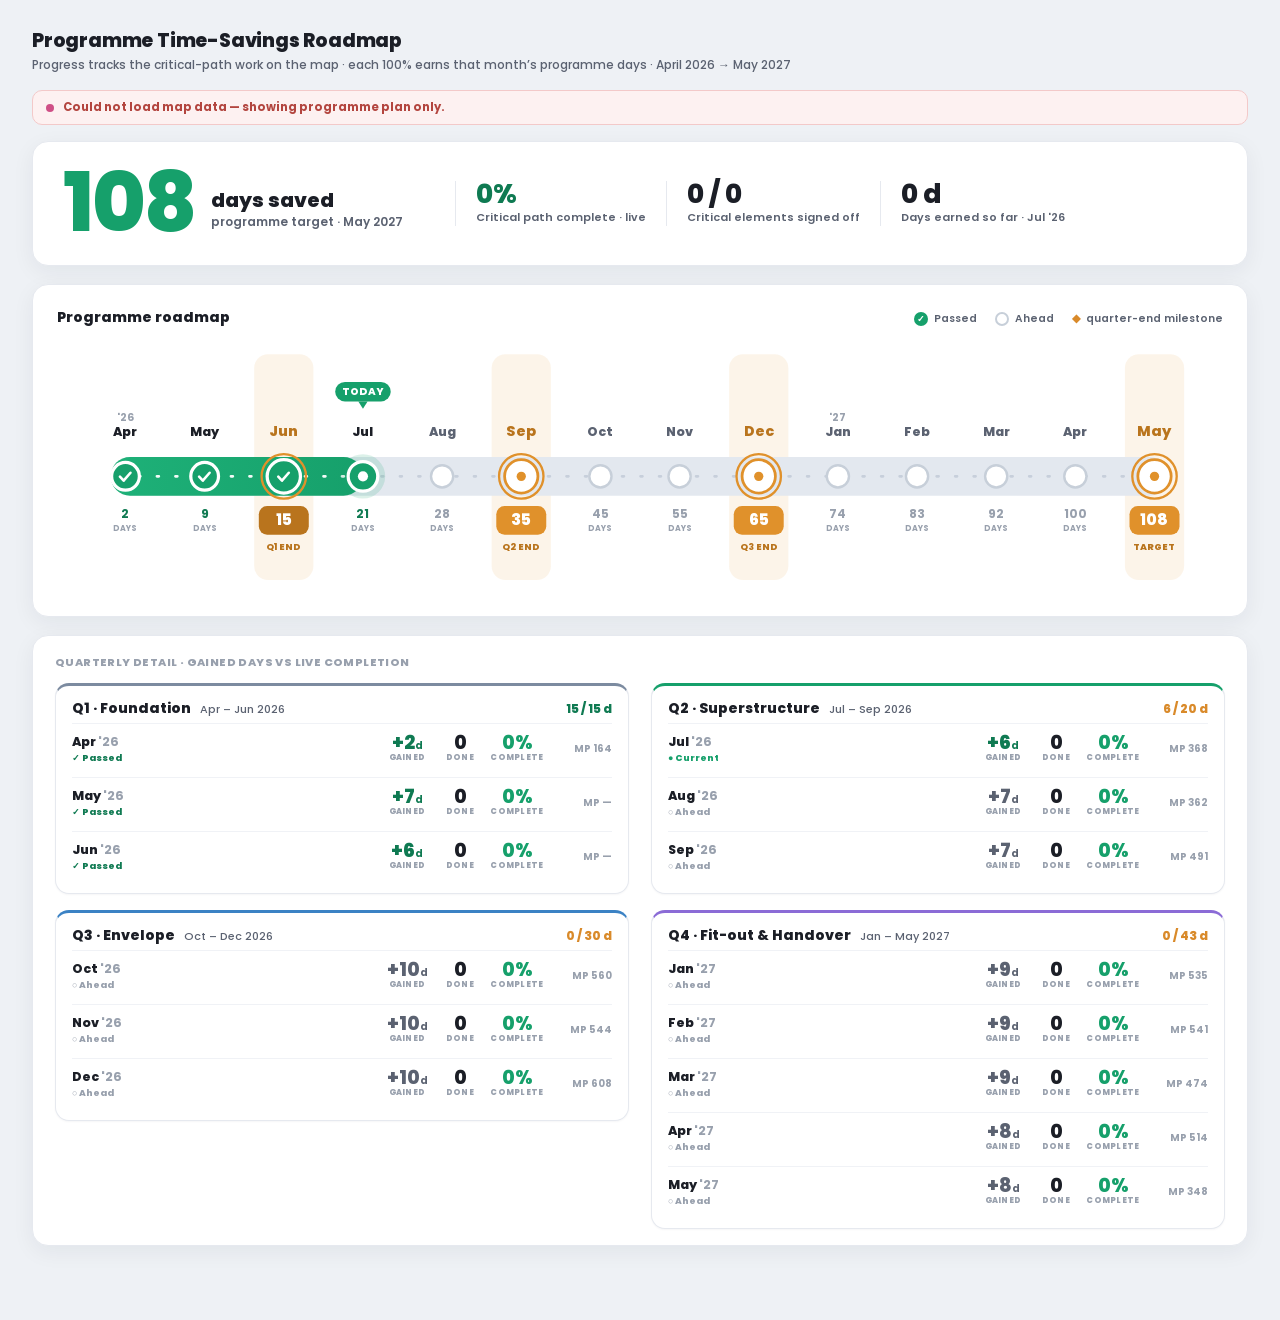
<file: presentation/report-linked-template.html>
<!DOCTYPE html><html><head><meta charset="utf-8">
<meta name="viewport" content="width=device-width, initial-scale=1">
<link href="https://fonts.googleapis.com/css2?family=Poppins:wght@400;500;600;700;800&display=swap" rel="stylesheet">
<style>
*{box-sizing:border-box;margin:0;padding:0}
body{font-family:'Poppins',-apple-system,BlinkMacSystemFont,sans-serif;background:#eef1f5;color:#1b1e26;-webkit-font-smoothing:antialiased}
@keyframes fadein{from{opacity:0;transform:translateY(8px)}to{opacity:1;transform:none}}
@keyframes rpulse{0%,100%{r:19}50%{r:29}}
.rp-pulse{animation:rpulse 2.2s ease-in-out infinite}
</style></head>
<body>
<div id="app" style="max-width:1340px;margin:0 auto;padding:26px 32px 56px"></div>
<script>
(function(){
  var R = window.__ROLLUP || null;
  var ASOF = window.__ASOF || "Jul '26";
  var base=[["Apr","'26",2],["May","'26",7],["Jun","'26",6],["Jul","'26",6],["Aug","'26",7],["Sep","'26",7],["Oct","'26",10],["Nov","'26",10],["Dec","'26",10],["Jan","'27",9],["Feb","'27",9],["Mar","'27",9],["Apr","'27",8],["May","'27",8]];
  var mp=[164,null,null,368,362,491,560,544,608,535,541,474,514,348];
  var groupsDef=[
    ["Q1 · Foundation","Apr – Jun 2026",[0,1,2],"#7c8ba0"],
    ["Q2 · Superstructure","Jul – Sep 2026",[3,4,5],"#16a06b"],
    ["Q3 · Envelope","Oct – Dec 2026",[6,7,8],"#3b82c4"],
    ["Q4 · Fit-out & Handover","Jan – May 2027",[9,10,11,12,13],"#8b6bd6"]
  ];
  function curIdx(){var i=base.findIndex(function(b){return (b[0]+" "+b[1])===ASOF||(b[0]+b[1])===ASOF;});return i<0?3:i;}
  function compute(){
    var M=[],cumDays=0;
    for(var i=0;i<14;i++){
      var target=base[i][2]; cumDays+=target;
      var doneEl=R&&R.critDoneMonth?(R.critDoneMonth[i]||0):0;
      var cumEl=R&&R.critCum?(R.critCum[i]||0):0;
      var planned=R?R.critPlanned:0;
      var pct=(R&&planned)?Math.round(cumEl/planned*100):0;
      var daysEarned=Math.round(target*pct/100);
      M.push({i:i,mo:base[i][0],yr:base[i][1],target:target,cumDays:cumDays,doneEl:doneEl,cumEl:cumEl,pct:pct,daysEarned:daysEarned,mp:mp[i]});
    }
    return M;
  }
  function roadmapSVG(M,CUR){
    var GR="#16a06b",GRD="#0f7a52",INK="#1b1e26",DIM="#5b6271",FAINT="#98a0ad";
    var MS={2:'Q1 END',5:'Q2 END',8:'Q3 END',13:'TARGET'};
    var MC="#e0912b",MCD="#b9741d";
    var VW=1260,VH=290,cy=156,x0=74,x1=1186,step=(x1-x0)/13;
    var X=function(i){return x0+i*step;}, curX=X(CUR);
    var s='';
    for(var i=0;i<14;i++){ if(MS[i]!=null){var x=X(i); s+='<rect x="'+(x-32)+'" y="24" width="64" height="'+(VH-46)+'" rx="15" fill="'+MC+'" opacity="0.10"/>';}}
    s+='<defs><linearGradient id="road2" x1="0" y1="0" x2="1" y2="0"><stop offset="0" stop-color="#1eb178"/><stop offset="1" stop-color="'+GR+'"/></linearGradient></defs>';
    s+='<rect x="'+(x0-16)+'" y="'+(cy-21)+'" width="'+(x1-x0+32)+'" height="42" rx="21" fill="#e3e8ef"/>';
    s+='<rect x="'+(x0-16)+'" y="'+(cy-21)+'" width="'+(curX-(x0-16))+'" height="42" rx="21" fill="url(#road2)"/>';
    s+='<line x1="'+(x0-6)+'" y1="'+cy+'" x2="'+curX+'" y2="'+cy+'" stroke="#fff" stroke-width="3" stroke-dasharray="2 18" stroke-linecap="round" opacity="0.95"/>';
    s+='<line x1="'+curX+'" y1="'+cy+'" x2="'+(x1+6)+'" y2="'+cy+'" stroke="#c7cfdb" stroke-width="3" stroke-dasharray="2 18" stroke-linecap="round"/>';
    for(var i=0;i<14;i++){
      var m=M[i],x=X(i),done=i<CUR,cur=i===CUR,ms=MS[i]!=null;
      s+='<text x="'+x+'" y="'+(cy-44)+'" font-size="'+(ms?15.5:13.5)+'" font-weight="800" fill="'+(ms?MCD:((done||cur)?INK:DIM))+'" text-anchor="middle">'+m.mo+'</text>';
      if(m.yr!==(M[i-1]&&M[i-1].yr)) s+='<text x="'+x+'" y="'+(cy-60)+'" font-size="11" font-weight="700" fill="'+FAINT+'" text-anchor="middle">'+m.yr+'</text>';
      if(cur) s+='<circle class="rp-pulse" cx="'+x+'" cy="'+cy+'" r="24" fill="'+GR+'" opacity="0.15"/>';
      var Rr=ms?18:(cur?16:(done?15:12));
      if(ms) s+='<circle cx="'+x+'" cy="'+cy+'" r="'+(Rr+6)+'" fill="none" stroke="'+MC+'" stroke-width="2.5"/>';
      if(cur){
        s+='<circle cx="'+x+'" cy="'+cy+'" r="'+Rr+'" fill="'+GR+'" stroke="#fff" stroke-width="3.5"/>';
        s+='<circle cx="'+x+'" cy="'+cy+'" r="5.5" fill="#fff"/>';
      } else if(done){
        s+='<circle cx="'+x+'" cy="'+cy+'" r="'+Rr+'" fill="'+GR+'" stroke="#fff" stroke-width="3.5"/>';
        s+='<path d="M'+(x-6)+','+(cy+0.4)+' l4,4.3 l7.4,-8.6" fill="none" stroke="#fff" stroke-width="2.8" stroke-linecap="round" stroke-linejoin="round"/>';
      } else {
        s+='<circle cx="'+x+'" cy="'+cy+'" r="'+Rr+'" fill="#fff" stroke="'+(ms?MC:'#c7cfd9')+'" stroke-width="'+(ms?3:2.6)+'"/>';
        if(ms) s+='<circle cx="'+x+'" cy="'+cy+'" r="5" fill="'+MC+'"/>';
      }
      if(ms){
        s+='<rect x="'+(x-27)+'" y="'+(cy+32)+'" width="54" height="31" rx="9" fill="'+((done||cur)?MCD:MC)+'"/>';
        s+='<text x="'+x+'" y="'+(cy+53)+'" font-size="17" font-weight="800" fill="#fff" text-anchor="middle">'+m.cumDays+'</text>';
        s+='<text x="'+x+'" y="'+(cy+80)+'" font-size="10" font-weight="800" fill="'+MCD+'" text-anchor="middle">'+MS[i]+'</text>';
      } else {
        s+='<text x="'+x+'" y="'+(cy+45)+'" font-size="13" font-weight="700" fill="'+((done||cur)?GRD:FAINT)+'" text-anchor="middle">'+m.cumDays+'</text>';
        s+='<text x="'+x+'" y="'+(cy+59)+'" font-size="8.5" font-weight="700" fill="'+FAINT+'" text-anchor="middle">DAYS</text>';
      }
    }
    s+='<g transform="translate('+curX+','+(cy-86)+')"><rect x="-30" y="-16" width="60" height="21" rx="10.5" fill="'+GR+'"/><text x="0" y="-1.5" font-size="11" font-weight="800" fill="#fff" text-anchor="middle">TODAY</text><path d="M-5,5 L5,5 L0,13 Z" fill="'+GR+'"/></g>';
    return '<svg viewBox="0 0 '+VW+' '+VH+'" style="width:100%;height:auto;display:block" preserveAspectRatio="xMidYMid meet">'+s+'</svg>';
  }
  function areaCards(areas){
    return areas.map(function(a){
      return '<div style="border:1px solid #e6e9ef;border-top:3px solid '+a.col+';border-radius:13px;padding:13px 16px">'
        +'<div style="display:flex;align-items:baseline;gap:8px;margin-bottom:8px"><div style="font-size:13.5px;font-weight:800;color:#1b1e26">'+a.label+'</div><div style="flex:1"></div><div style="font-size:24px;font-weight:800;color:'+a.barCol+';line-height:1">'+a.pct+'%</div></div>'
        +'<div style="display:flex;align-items:baseline;justify-content:space-between;gap:6px;margin-bottom:11px"><div style="font-size:10.5px;font-weight:700;color:#98a0ad">vs plan node <b style="color:#5b6271">'+a.plannedPct+'%</b></div><div style="font-size:10.5px;font-weight:800;color:'+a.deltaCol+'">'+a.deltaTxt+'</div></div>'
        +'<div style="display:flex;gap:0"><div style="flex:1;border-right:1px solid #f0f2f6"><div style="font-size:18px;font-weight:800;color:#0f7a52;line-height:1">'+a.daysEarned+'<small style="font-size:10px;font-weight:700">/'+a.daysShare+'d</small></div><div style="font-size:8.5px;font-weight:800;color:#98a0ad;letter-spacing:.3px;margin-top:2px">DAYS EARNED</div></div>'
        +'<div style="flex:1;padding-left:12px"><div style="font-size:18px;font-weight:800;color:#1b1e26;line-height:1">'+a.finish+'</div><div style="font-size:8.5px;font-weight:800;color:#98a0ad;letter-spacing:.3px;margin-top:2px">FINISH LINE</div></div></div>'
        +'<div style="font-size:10px;font-weight:700;color:#98a0ad;margin-top:9px">'+a.done+' / '+a.planned+' critical elements</div>'
      +'</div>';
    }).join('');
  }
  function groupCards(M,CUR,areaSeries){
    return groupsDef.map(function(gd){
      var label=gd[0],range=gd[1],idxs=gd[2],col=gd[3];
      var subTarget=idxs.reduce(function(a,k){return a+M[k].target;},0);
      var subDone=idxs.reduce(function(a,k){return a+(k<=CUR?M[k].target:0);},0);
      var subCol=subDone<subTarget?"#d98a2a":"#0f7a52";
      var rows=idxs.map(function(k){
        var m=M[k],done=k<CUR,cur=k===CUR;
        var tag=done?"✓ Passed":(cur?"● Current":"○ Ahead");
        var tagCol=done?"#0f7a52":(cur?"#16a06b":"#98a0ad");
        var pillCol=(done||cur)?"#0f7a52":"#5b6271";
        var mpTxt=m.mp!=null?("MP "+m.mp):"MP —";
        var bits=areaSeries.map(function(a){
          var abd=(a.doneMonth&&a.doneMonth[k])||0;
          var abp=a.planned?Math.round(((a.cum&&a.cum[k])||0)/a.planned*100):0;
          return '<div style="display:flex;align-items:center;gap:8px;padding:2px 0">'
            +'<div style="width:58px;flex:0 0 auto;display:flex;align-items:center;gap:6px;padding-left:12px"><span style="width:8px;height:8px;border-radius:2px;background:'+a.col+';flex:0 0 auto"></span><span style="font-size:11px;font-weight:800;color:#7a8194">'+a.key+'</span></div>'
            +'<div style="flex:1"></div><div style="text-align:center;min-width:46px"></div>'
            +'<div style="text-align:center;min-width:44px"><div style="font-size:13px;font-weight:800;color:#5b6271;line-height:1">'+abd+'</div></div>'
            +'<div style="text-align:center;min-width:54px"><div style="font-size:13px;font-weight:800;color:'+a.col+';line-height:1">'+abp+'%</div></div>'
            +'<div style="width:60px;flex:0 0 auto"></div></div>';
        }).join('');
        return '<div style="border-top:1px solid #f0f2f6;padding:9px 0 8px"><div style="display:flex;align-items:center;gap:8px">'
          +'<div style="width:58px;flex:0 0 auto"><div style="font-size:12.5px;font-weight:800;color:#1b1e26">'+m.mo+' <span style="color:#98a0ad;font-weight:700">'+m.yr+'</span></div><div style="font-size:9px;font-weight:800;color:'+tagCol+';margin-top:1px">'+tag+'</div></div>'
          +'<div style="flex:1"></div>'
          +'<div style="text-align:center;min-width:46px"><div style="font-size:19px;font-weight:800;color:'+pillCol+';line-height:1">+'+m.target+'<small style="font-size:10px;font-weight:700">d</small></div><div style="font-size:8px;font-weight:800;color:#98a0ad;letter-spacing:.3px">GAINED</div></div>'
          +'<div style="text-align:center;min-width:44px"><div style="font-size:19px;font-weight:800;color:#1b1e26;line-height:1">'+m.doneEl+'</div><div style="font-size:8px;font-weight:800;color:#98a0ad;letter-spacing:.3px">DONE</div></div>'
          +'<div style="text-align:center;min-width:54px"><div style="font-size:19px;font-weight:800;color:#16a06b;line-height:1">'+m.pct+'%</div><div style="font-size:8px;font-weight:800;color:#98a0ad;letter-spacing:.3px">COMPLETE</div></div>'
          +'<div style="width:60px;text-align:right;flex:0 0 auto;font-size:10px;font-weight:700;color:#98a0ad">'+mpTxt+'</div></div>'
          +'<div style="margin-top:4px">'+bits+'</div></div>';
      }).join('');
      return '<div style="animation:fadein .5s ease .1s both"><div style="background:#fff;border:1px solid #e6e9ef;border-top:3px solid '+col+';border-radius:14px;padding:12px 16px 8px;box-shadow:0 1px 2px rgba(20,30,50,.04)">'
        +'<div style="display:flex;align-items:baseline;gap:9px;margin-bottom:4px"><div style="font-size:14px;font-weight:800">'+label+'</div><div style="font-size:11px;color:#5b6271;font-weight:500">'+range+'</div><div style="flex:1"></div><div style="font-size:12px;font-weight:800;color:'+subCol+'">'+subDone+' / '+subTarget+' d</div></div>'
        +rows+'</div></div>';
    }).join('');
  }
  function render(){
    var M=compute(), CUR=curIdx();
    var totalDays=M[13].cumDays;
    var critPct=R?(R.critPct||0):0;
    var cats=(R&&R.critByCat?R.critByCat:[]).map(function(c){return {label:c.label,done:c.done,planned:c.planned,pct:c.planned?Math.round(c.done/c.planned*100):0,col:(c.done>=c.planned&&c.planned>0)?"#16a06b":"#d98a2a"};});
    var cumArr=M.map(function(m){return m.cumDays;});
    var areaSeries=(R&&R.byArea)?R.byArea:[];
    var areas=areaSeries.map(function(a){
      var denom=cumArr[a.finishIdx]||cumArr[13];
      var plannedPct=Math.max(0,Math.min(100,Math.round(cumArr[CUR]/denom*100)));
      var delta=a.pct-plannedPct;
      return {key:a.key,label:a.label,col:a.col,pct:a.pct,plannedPct:plannedPct,done:a.done,planned:a.planned,daysShare:a.daysShare,daysEarned:a.daysEarned,finish:a.finish,barCol:a.pct>=100?"#16a06b":a.col,deltaTxt:(delta>=0?"▲ "+delta+"% ahead of plan":"▼ "+(-delta)+"% behind plan"),deltaCol:(delta>=0?"#0f7a52":"#d98a2a")};
    });
    var liveMsg,liveBg,liveBd,liveFg,liveDot;
    if(!R){ liveMsg="Could not load map data — showing programme plan only."; liveBg="#fdf1f1";liveBd="#f3c9c9";liveFg="#b3453f";liveDot="#cf4f86"; }
    else if(!R.hasCrit){ liveMsg="No critical-path zones defined on the map yet. Mark zones as critical there and their work drives this roadmap. ("+(R.totalPlanned||0)+" elements total across all zones.)"; liveBg="#fff7ec";liveBd="#f3ddb8";liveFg="#9a6a1c";liveDot="#e0912b"; }
    else { liveMsg="Live · critical path "+R.critDone+" of "+R.critPlanned+" elements complete ("+critPct+"%). Days are earned as critical work is signed off."; liveBg="#eefaf3";liveBd="#bfe6ce";liveFg="#0f7a52";liveDot="#16a06b"; }
    var asOfL=M[CUR].mo+" "+M[CUR].yr;
    var html='<div style="display:flex;align-items:center;gap:14px;margin-bottom:16px"><div>'
      +'<div style="font-size:19px;font-weight:800;letter-spacing:-.2px">Programme Time-Savings Roadmap</div>'
      +'<div style="font-size:12px;color:#5b6271;font-weight:500;margin-top:1px">Progress tracks the critical-path work on the map · each 100% earns that month’s programme days · April 2026 → May 2027</div>'
      +'</div></div>';
    html+='<div style="display:flex;align-items:center;gap:9px;background:'+liveBg+';border:1px solid '+liveBd+';color:'+liveFg+';border-radius:10px;padding:8px 13px;font-size:11.5px;font-weight:700;margin-bottom:16px"><span style="width:8px;height:8px;border-radius:50%;background:'+liveDot+';flex:0 0 auto"></span>'+liveMsg+'</div>';
    html+='<div style="display:flex;align-items:stretch;gap:26px;background:#fff;border:1px solid #e6e9ef;border-radius:16px;padding:26px 30px;box-shadow:0 6px 22px rgba(20,30,50,.06);margin-bottom:18px;flex-wrap:wrap;animation:fadein .5s ease both">'
      +'<div style="display:flex;align-items:flex-end;gap:16px;padding-right:26px"><div style="font-size:82px;font-weight:800;color:#16a06b;line-height:.86;letter-spacing:-2px">'+totalDays+'</div>'
      +'<div style="padding-bottom:8px"><div style="font-size:20px;font-weight:800;color:#1b1e26;line-height:1">days saved</div><div style="font-size:12px;color:#5b6271;font-weight:600;margin-top:3px">programme target · May 2027</div></div></div>'
      +'<div style="display:flex;align-items:center;flex:1;flex-wrap:wrap;gap:4px 0">'
      +'<div style="display:flex;flex-direction:column;gap:2px;padding:0 20px;border-left:1px solid #e6e9ef"><div style="font-size:26px;font-weight:800;color:#0f7a52;line-height:1">'+critPct+'%</div><div style="font-size:11px;color:#5b6271;font-weight:600">Critical path complete · live</div></div>'
      +'<div style="display:flex;flex-direction:column;gap:2px;padding:0 20px;border-left:1px solid #e6e9ef"><div style="font-size:26px;font-weight:800;color:#1b1e26;line-height:1">'+(R?R.critDone:0)+' / '+(R?R.critPlanned:0)+'</div><div style="font-size:11px;color:#5b6271;font-weight:600">Critical elements signed off</div></div>'
      +'<div style="display:flex;flex-direction:column;gap:2px;padding:0 20px;border-left:1px solid #e6e9ef"><div style="font-size:26px;font-weight:800;color:#1b1e26;line-height:1">'+Math.round(totalDays*critPct/100)+' d</div><div style="font-size:11px;color:#5b6271;font-weight:600">Days earned so far · '+asOfL+'</div></div>'
      +'</div></div>';
    if(cats.length){
      html+='<div style="background:#fff;border:1px solid #e6e9ef;border-radius:16px;padding:16px 22px;box-shadow:0 6px 22px rgba(20,30,50,.06);margin-bottom:18px;animation:fadein .5s ease .03s both">'
        +'<div style="font-size:11px;font-weight:800;color:#98a0ad;letter-spacing:.4px;text-transform:uppercase;margin-bottom:10px">Critical-path quantities by category · each counted once</div>'
        +'<div style="display:flex;flex-wrap:wrap;gap:10px">'
        +cats.map(function(c){return '<div style="display:flex;align-items:center;gap:10px;background:#f6f8fb;border:1px solid #e6e9ef;border-radius:11px;padding:9px 14px;min-width:150px"><div style="flex:1"><div style="font-size:12.5px;font-weight:800;color:#1b1e26">'+c.label+'</div><div style="font-size:10px;font-weight:700;color:#98a0ad">'+c.done+' done · '+c.planned+' planned</div></div><div style="font-size:20px;font-weight:800;color:'+c.col+';line-height:1">'+c.pct+'%</div></div>';}).join('')
        +'</div></div>';
    }
    html+='<div style="background:#fff;border:1px solid #e6e9ef;border-radius:16px;padding:22px 24px 16px;box-shadow:0 6px 22px rgba(20,30,50,.06);margin-bottom:18px;animation:fadein .5s ease .06s both">'
      +'<div style="display:flex;align-items:baseline;justify-content:space-between;flex-wrap:wrap;gap:8px;margin-bottom:4px"><div style="font-size:14px;font-weight:800">Programme roadmap</div>'
      +'<div style="display:flex;gap:18px;flex-wrap:wrap;font-size:10.5px;color:#5b6271;font-weight:600">'
      +'<span style="display:flex;align-items:center;gap:6px"><span style="width:14px;height:14px;border-radius:50%;background:#16a06b;display:inline-flex;align-items:center;justify-content:center;color:#fff;font-size:9px">✓</span>Passed</span>'
      +'<span style="display:flex;align-items:center;gap:6px"><span style="width:14px;height:14px;border-radius:50%;background:#fff;border:2px solid #c7cfd9;display:inline-block"></span>Ahead</span>'
      +'<span style="display:flex;align-items:center;gap:6px"><span style="color:#d98a2a;font-weight:800">◆</span>quarter-end milestone</span>'
      +'</div></div>'+roadmapSVG(M,CUR)+'</div>';
    // combined: area cards + quarterly detail
    html+='<div style="background:#fff;border:1px solid #e6e9ef;border-radius:16px;padding:18px 22px 16px;box-shadow:0 6px 22px rgba(20,30,50,.06);margin-bottom:18px;animation:fadein .5s ease .06s both">';
    if(areas.length){
      html+='<div style="display:flex;align-items:baseline;justify-content:space-between;flex-wrap:wrap;gap:8px;margin-bottom:12px"><div style="font-size:11px;font-weight:800;color:#98a0ad;letter-spacing:.4px;text-transform:uppercase">Days shared across the three areas · each measured against its own finish · vs plan node</div><div style="font-size:11px;color:#5b6271;font-weight:600">108 d split by critical-path work volume</div></div>'
        +'<div style="display:grid;grid-template-columns:repeat(3,minmax(0,1fr));gap:14px">'+areaCards(areas)+'</div>'
        +'<div style="height:1px;background:#eef1f5;margin:18px 0 14px"></div>';
    }
    html+='<div style="font-size:11px;font-weight:800;color:#98a0ad;letter-spacing:.4px;text-transform:uppercase;margin-bottom:12px">Quarterly detail · gained days vs live completion</div>'
      +'<div style="display:grid;grid-template-columns:repeat(2,minmax(0,1fr));gap:16px 22px">'+groupCards(M,CUR,areaSeries)+'</div>';
    html+='</div>';
    document.getElementById('app').innerHTML=html;
  }
  render();
})();
</script>
</body></html>
</file>
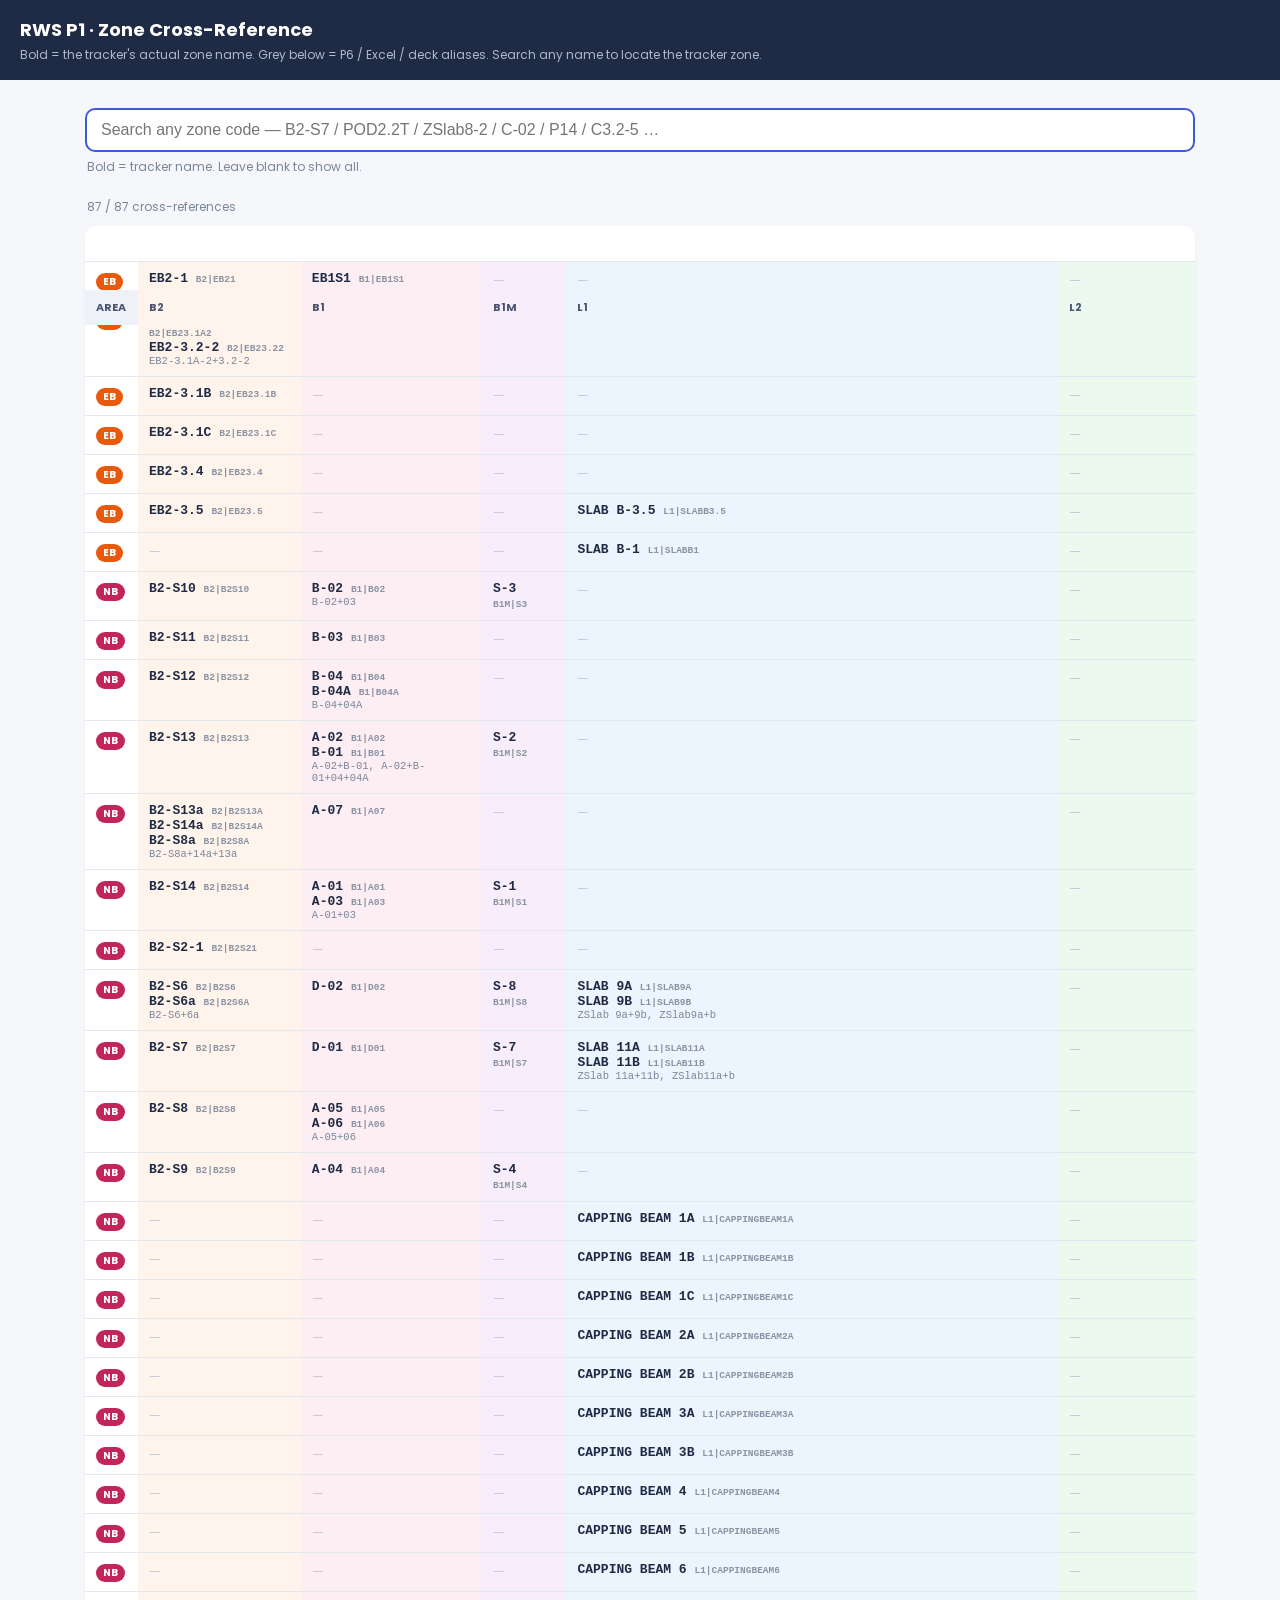
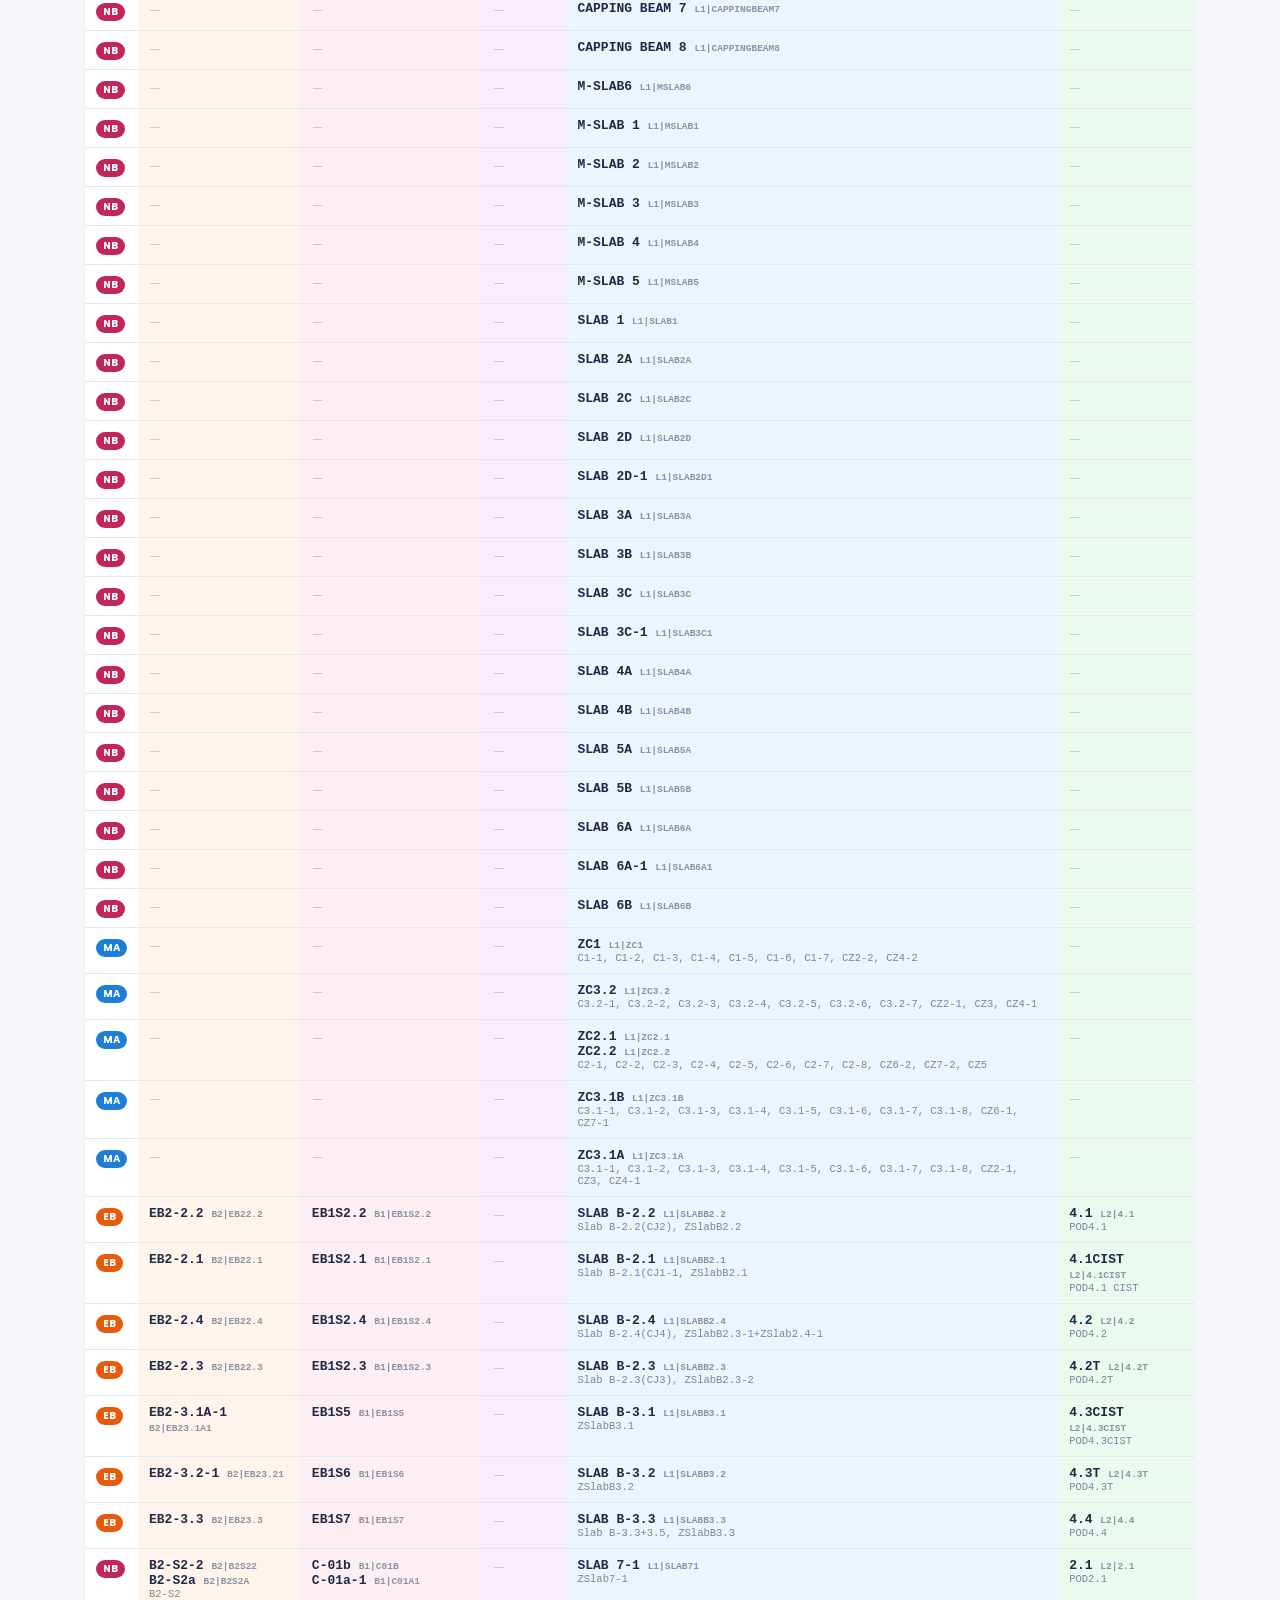
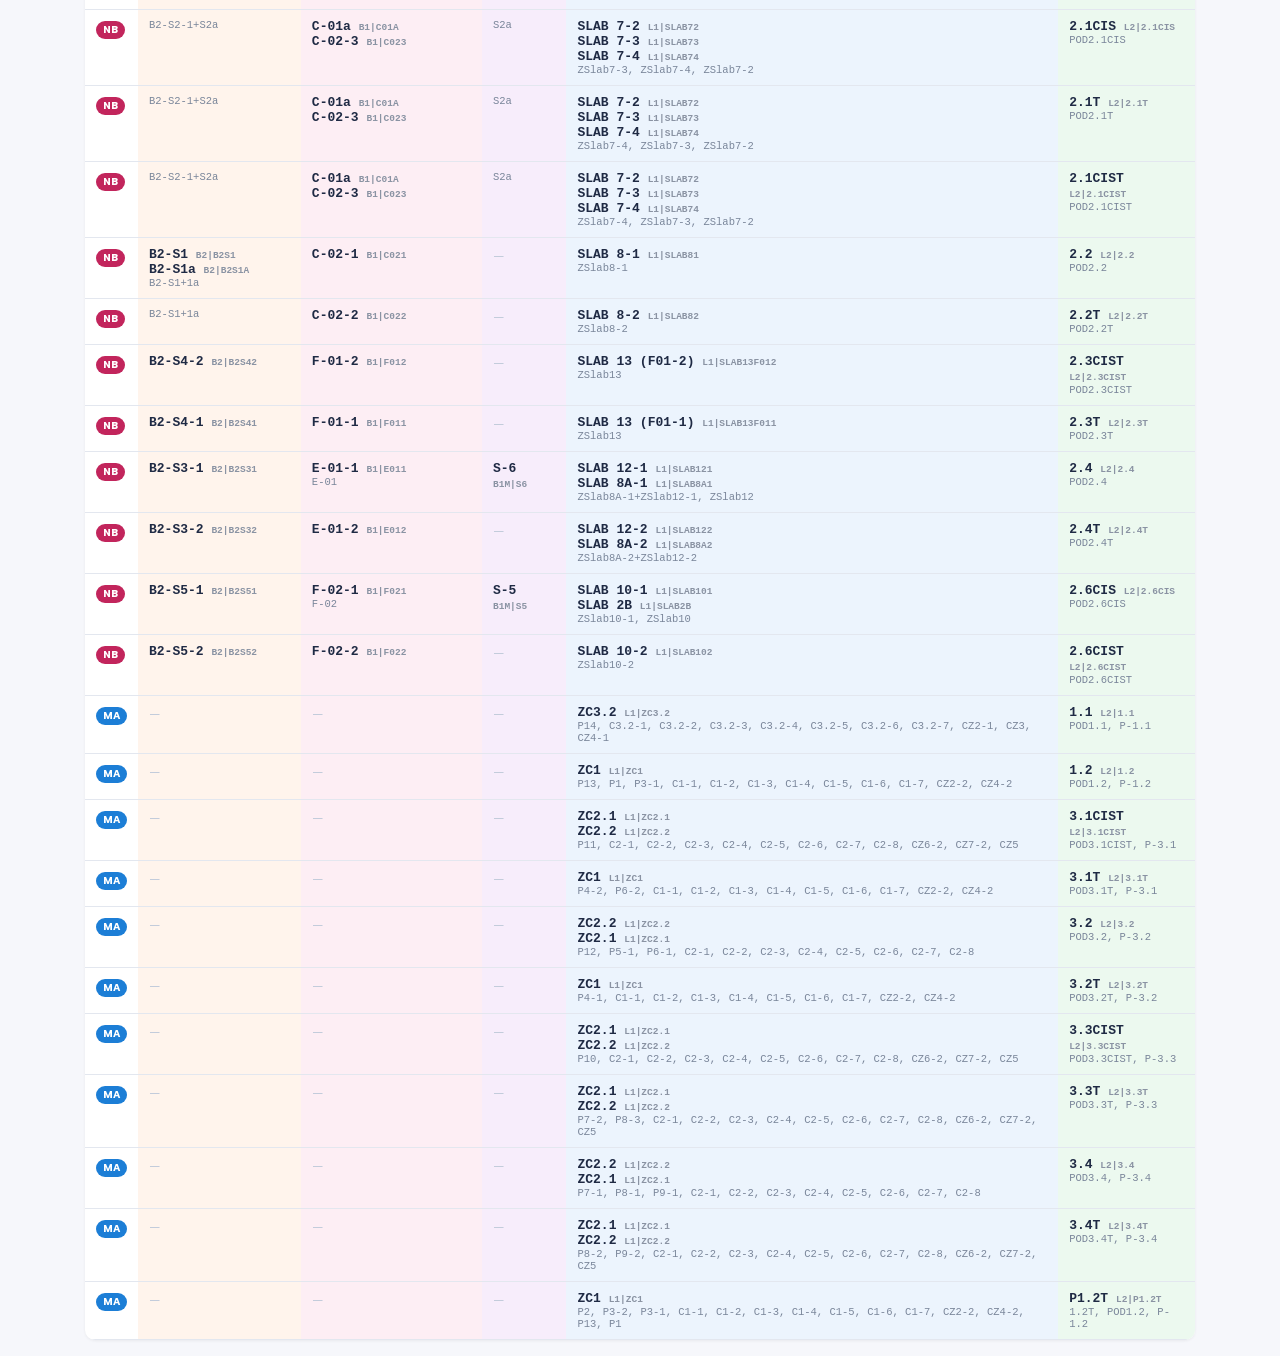
<file: presentation/zone-lookup.html>
<!doctype html><html lang="en"><head><meta charset="utf-8"><meta name="viewport" content="width=device-width,initial-scale=1">
<title>RWS P1 Zone Cross-Reference</title><style>
:root{--bg:#f6f7fb;--card:#fff;--line:#e3e7ef;--txt:#232a3a;--dim:#7a869a;--accent:#3b5bdb}
*{box-sizing:border-box}body{margin:0;font-family:'Poppins','Segoe UI',sans-serif;background:var(--bg);color:var(--txt)}
header{padding:16px 20px;background:#1f2a44;color:#fff}header h1{margin:0;font-size:18px}header .sub{font-size:12px;color:#aeb8cf;margin-top:3px}
.wrap{max-width:1150px;margin:0 auto;padding:16px 20px}
.searchbar{position:sticky;top:0;background:var(--bg);padding:12px 0;z-index:5}
#q{width:100%;font-size:16px;padding:11px 14px;border:2px solid var(--accent);border-radius:10px;outline:none}
.hint{font-size:12px;color:var(--dim);margin:6px 2px}.count{font-size:12px;color:var(--dim);margin:4px 2px 10px}
table{width:100%;border-collapse:collapse;background:var(--card);border-radius:10px;overflow:hidden;box-shadow:0 1px 3px rgba(0,0,0,.06)}
th,td{padding:9px 11px;text-align:left;border-bottom:1px solid var(--line);font-size:13px;vertical-align:top}
th{background:#eef1f8;font-weight:700;font-size:11px;text-transform:uppercase;color:#4a5573;position:sticky;top:64px}
tr:hover td{background:#f0f4ff}
th.B2,td.b2{background:#fff4ec}th.B1,td.b1{background:#fdeef4}th.B1M,td.b1m{background:#f7edfb}th.L1,td.l1{background:#ecf4fd}th.L2,td.l2{background:#ecf9ef}
.app{font-family:"Consolas",monospace;font-weight:800;color:#1f2a44}
.alias{font-size:10.5px;color:var(--dim);font-family:"Consolas",monospace}
.mkid{font-size:9.5px;color:#8a93a3;font-family:"Consolas",monospace;font-weight:600}
.empty td{color:var(--dim);text-align:center;padding:22px}mark{background:#ffe066;padding:0 1px;border-radius:2px}
</style></head><body>
<link href="https://fonts.googleapis.com/css2?family=Poppins:wght@400;500;600;700;800&display=swap" rel="stylesheet"><header><h1>RWS P1 · Zone Cross-Reference</h1><div class="sub">Bold = the tracker's actual zone name. Grey below = P6 / Excel / deck aliases. Search any name to locate the tracker zone.</div></header>
<div class="wrap">
<div class="searchbar"><input id="q" placeholder="Search any zone code — B2-S7 / POD2.2T / ZSlab8-2 / C-02 / P14 / C3.2-5 …"><div class="hint">Bold = tracker name. Leave blank to show all.</div></div>
<div class="count" id="cnt"></div>
<table><thead><tr><th>Area</th><th class="B2">B2</th><th class="B1">B1</th><th class="B1M">B1M</th><th class="L1">L1</th><th class="L2">L2</th></tr></thead><tbody id="tb"></tbody></table>
</div><script>
const DATA=[{"B2": {"a": [{"n": "EB2-1", "mk": "B2|EB21"}], "x": []}, "B1": {"a": [{"n": "EB1S1", "mk": "B1|EB1S1"}], "x": []}, "B1M": {"a": [], "x": []}, "L1": {"a": [], "x": []}, "L2": {"a": [], "x": []}, "area": "EB"}, {"B2": {"a": [{"n": "EB2-3.1A-2", "mk": "B2|EB23.1A2"}, {"n": "EB2-3.2-2", "mk": "B2|EB23.22"}], "x": ["EB2-3.1A-2+3.2-2"]}, "B1": {"a": [{"n": "EB1S8", "mk": "B1|EB1S8"}], "x": []}, "B1M": {"a": [], "x": []}, "L1": {"a": [{"n": "SLAB B-3.4", "mk": "L1|SLABB3.4"}], "x": []}, "L2": {"a": [], "x": []}, "area": "EB"}, {"B2": {"a": [{"n": "EB2-3.1B", "mk": "B2|EB23.1B"}], "x": []}, "B1": {"a": [], "x": []}, "B1M": {"a": [], "x": []}, "L1": {"a": [], "x": []}, "L2": {"a": [], "x": []}, "area": "EB"}, {"B2": {"a": [{"n": "EB2-3.1C", "mk": "B2|EB23.1C"}], "x": []}, "B1": {"a": [], "x": []}, "B1M": {"a": [], "x": []}, "L1": {"a": [], "x": []}, "L2": {"a": [], "x": []}, "area": "EB"}, {"B2": {"a": [{"n": "EB2-3.4", "mk": "B2|EB23.4"}], "x": []}, "B1": {"a": [], "x": []}, "B1M": {"a": [], "x": []}, "L1": {"a": [], "x": []}, "L2": {"a": [], "x": []}, "area": "EB"}, {"B2": {"a": [{"n": "EB2-3.5", "mk": "B2|EB23.5"}], "x": []}, "B1": {"a": [], "x": []}, "B1M": {"a": [], "x": []}, "L1": {"a": [{"n": "SLAB B-3.5", "mk": "L1|SLABB3.5"}], "x": []}, "L2": {"a": [], "x": []}, "area": "EB"}, {"B2": {"a": [], "x": []}, "B1": {"a": [], "x": []}, "B1M": {"a": [], "x": []}, "L1": {"a": [{"n": "SLAB B-1", "mk": "L1|SLABB1"}], "x": []}, "L2": {"a": [], "x": []}, "area": "EB"}, {"B2": {"a": [{"n": "B2-S10", "mk": "B2|B2S10"}], "x": []}, "B1": {"a": [{"n": "B-02", "mk": "B1|B02"}], "x": ["B-02+03"]}, "B1M": {"a": [{"n": "S-3", "mk": "B1M|S3"}], "x": []}, "L1": {"a": [], "x": []}, "L2": {"a": [], "x": []}, "area": "NB"}, {"B2": {"a": [{"n": "B2-S11", "mk": "B2|B2S11"}], "x": []}, "B1": {"a": [{"n": "B-03", "mk": "B1|B03"}], "x": []}, "B1M": {"a": [], "x": []}, "L1": {"a": [], "x": []}, "L2": {"a": [], "x": []}, "area": "NB"}, {"B2": {"a": [{"n": "B2-S12", "mk": "B2|B2S12"}], "x": []}, "B1": {"a": [{"n": "B-04", "mk": "B1|B04"}, {"n": "B-04A", "mk": "B1|B04A"}], "x": ["B-04+04A"]}, "B1M": {"a": [], "x": []}, "L1": {"a": [], "x": []}, "L2": {"a": [], "x": []}, "area": "NB"}, {"B2": {"a": [{"n": "B2-S13", "mk": "B2|B2S13"}], "x": []}, "B1": {"a": [{"n": "A-02", "mk": "B1|A02"}, {"n": "B-01", "mk": "B1|B01"}], "x": ["A-02+B-01", "A-02+B-01+04+04A"]}, "B1M": {"a": [{"n": "S-2", "mk": "B1M|S2"}], "x": []}, "L1": {"a": [], "x": []}, "L2": {"a": [], "x": []}, "area": "NB"}, {"B2": {"a": [{"n": "B2-S13a", "mk": "B2|B2S13A"}, {"n": "B2-S14a", "mk": "B2|B2S14A"}, {"n": "B2-S8a", "mk": "B2|B2S8A"}], "x": ["B2-S8a+14a+13a"]}, "B1": {"a": [{"n": "A-07", "mk": "B1|A07"}], "x": []}, "B1M": {"a": [], "x": []}, "L1": {"a": [], "x": []}, "L2": {"a": [], "x": []}, "area": "NB"}, {"B2": {"a": [{"n": "B2-S14", "mk": "B2|B2S14"}], "x": []}, "B1": {"a": [{"n": "A-01", "mk": "B1|A01"}, {"n": "A-03", "mk": "B1|A03"}], "x": ["A-01+03"]}, "B1M": {"a": [{"n": "S-1", "mk": "B1M|S1"}], "x": []}, "L1": {"a": [], "x": []}, "L2": {"a": [], "x": []}, "area": "NB"}, {"B2": {"a": [{"n": "B2-S2-1", "mk": "B2|B2S21"}], "x": []}, "B1": {"a": [], "x": []}, "B1M": {"a": [], "x": []}, "L1": {"a": [], "x": []}, "L2": {"a": [], "x": []}, "area": "NB"}, {"B2": {"a": [{"n": "B2-S6", "mk": "B2|B2S6"}, {"n": "B2-S6a", "mk": "B2|B2S6A"}], "x": ["B2-S6+6a"]}, "B1": {"a": [{"n": "D-02", "mk": "B1|D02"}], "x": []}, "B1M": {"a": [{"n": "S-8", "mk": "B1M|S8"}], "x": []}, "L1": {"a": [{"n": "SLAB 9A", "mk": "L1|SLAB9A"}, {"n": "SLAB 9B", "mk": "L1|SLAB9B"}], "x": ["ZSlab 9a+9b", "ZSlab9a+b"]}, "L2": {"a": [], "x": []}, "area": "NB"}, {"B2": {"a": [{"n": "B2-S7", "mk": "B2|B2S7"}], "x": []}, "B1": {"a": [{"n": "D-01", "mk": "B1|D01"}], "x": []}, "B1M": {"a": [{"n": "S-7", "mk": "B1M|S7"}], "x": []}, "L1": {"a": [{"n": "SLAB 11A", "mk": "L1|SLAB11A"}, {"n": "SLAB 11B", "mk": "L1|SLAB11B"}], "x": ["ZSlab 11a+11b", "ZSlab11a+b"]}, "L2": {"a": [], "x": []}, "area": "NB"}, {"B2": {"a": [{"n": "B2-S8", "mk": "B2|B2S8"}], "x": []}, "B1": {"a": [{"n": "A-05", "mk": "B1|A05"}, {"n": "A-06", "mk": "B1|A06"}], "x": ["A-05+06"]}, "B1M": {"a": [], "x": []}, "L1": {"a": [], "x": []}, "L2": {"a": [], "x": []}, "area": "NB"}, {"B2": {"a": [{"n": "B2-S9", "mk": "B2|B2S9"}], "x": []}, "B1": {"a": [{"n": "A-04", "mk": "B1|A04"}], "x": []}, "B1M": {"a": [{"n": "S-4", "mk": "B1M|S4"}], "x": []}, "L1": {"a": [], "x": []}, "L2": {"a": [], "x": []}, "area": "NB"}, {"B2": {"a": [], "x": []}, "B1": {"a": [], "x": []}, "B1M": {"a": [], "x": []}, "L1": {"a": [{"n": "CAPPING BEAM 1A", "mk": "L1|CAPPINGBEAM1A"}], "x": []}, "L2": {"a": [], "x": []}, "area": "NB"}, {"B2": {"a": [], "x": []}, "B1": {"a": [], "x": []}, "B1M": {"a": [], "x": []}, "L1": {"a": [{"n": "CAPPING BEAM 1B", "mk": "L1|CAPPINGBEAM1B"}], "x": []}, "L2": {"a": [], "x": []}, "area": "NB"}, {"B2": {"a": [], "x": []}, "B1": {"a": [], "x": []}, "B1M": {"a": [], "x": []}, "L1": {"a": [{"n": "CAPPING BEAM 1C", "mk": "L1|CAPPINGBEAM1C"}], "x": []}, "L2": {"a": [], "x": []}, "area": "NB"}, {"B2": {"a": [], "x": []}, "B1": {"a": [], "x": []}, "B1M": {"a": [], "x": []}, "L1": {"a": [{"n": "CAPPING BEAM 2A", "mk": "L1|CAPPINGBEAM2A"}], "x": []}, "L2": {"a": [], "x": []}, "area": "NB"}, {"B2": {"a": [], "x": []}, "B1": {"a": [], "x": []}, "B1M": {"a": [], "x": []}, "L1": {"a": [{"n": "CAPPING BEAM 2B", "mk": "L1|CAPPINGBEAM2B"}], "x": []}, "L2": {"a": [], "x": []}, "area": "NB"}, {"B2": {"a": [], "x": []}, "B1": {"a": [], "x": []}, "B1M": {"a": [], "x": []}, "L1": {"a": [{"n": "CAPPING BEAM 3A", "mk": "L1|CAPPINGBEAM3A"}], "x": []}, "L2": {"a": [], "x": []}, "area": "NB"}, {"B2": {"a": [], "x": []}, "B1": {"a": [], "x": []}, "B1M": {"a": [], "x": []}, "L1": {"a": [{"n": "CAPPING BEAM 3B", "mk": "L1|CAPPINGBEAM3B"}], "x": []}, "L2": {"a": [], "x": []}, "area": "NB"}, {"B2": {"a": [], "x": []}, "B1": {"a": [], "x": []}, "B1M": {"a": [], "x": []}, "L1": {"a": [{"n": "CAPPING BEAM 4", "mk": "L1|CAPPINGBEAM4"}], "x": []}, "L2": {"a": [], "x": []}, "area": "NB"}, {"B2": {"a": [], "x": []}, "B1": {"a": [], "x": []}, "B1M": {"a": [], "x": []}, "L1": {"a": [{"n": "CAPPING BEAM 5", "mk": "L1|CAPPINGBEAM5"}], "x": []}, "L2": {"a": [], "x": []}, "area": "NB"}, {"B2": {"a": [], "x": []}, "B1": {"a": [], "x": []}, "B1M": {"a": [], "x": []}, "L1": {"a": [{"n": "CAPPING BEAM 6", "mk": "L1|CAPPINGBEAM6"}], "x": []}, "L2": {"a": [], "x": []}, "area": "NB"}, {"B2": {"a": [], "x": []}, "B1": {"a": [], "x": []}, "B1M": {"a": [], "x": []}, "L1": {"a": [{"n": "CAPPING BEAM 7", "mk": "L1|CAPPINGBEAM7"}], "x": []}, "L2": {"a": [], "x": []}, "area": "NB"}, {"B2": {"a": [], "x": []}, "B1": {"a": [], "x": []}, "B1M": {"a": [], "x": []}, "L1": {"a": [{"n": "CAPPING BEAM 8", "mk": "L1|CAPPINGBEAM8"}], "x": []}, "L2": {"a": [], "x": []}, "area": "NB"}, {"B2": {"a": [], "x": []}, "B1": {"a": [], "x": []}, "B1M": {"a": [], "x": []}, "L1": {"a": [{"n": "M-SLAB6", "mk": "L1|MSLAB6"}], "x": []}, "L2": {"a": [], "x": []}, "area": "NB"}, {"B2": {"a": [], "x": []}, "B1": {"a": [], "x": []}, "B1M": {"a": [], "x": []}, "L1": {"a": [{"n": "M-SLAB 1", "mk": "L1|MSLAB1"}], "x": []}, "L2": {"a": [], "x": []}, "area": "NB"}, {"B2": {"a": [], "x": []}, "B1": {"a": [], "x": []}, "B1M": {"a": [], "x": []}, "L1": {"a": [{"n": "M-SLAB 2", "mk": "L1|MSLAB2"}], "x": []}, "L2": {"a": [], "x": []}, "area": "NB"}, {"B2": {"a": [], "x": []}, "B1": {"a": [], "x": []}, "B1M": {"a": [], "x": []}, "L1": {"a": [{"n": "M-SLAB 3", "mk": "L1|MSLAB3"}], "x": []}, "L2": {"a": [], "x": []}, "area": "NB"}, {"B2": {"a": [], "x": []}, "B1": {"a": [], "x": []}, "B1M": {"a": [], "x": []}, "L1": {"a": [{"n": "M-SLAB 4", "mk": "L1|MSLAB4"}], "x": []}, "L2": {"a": [], "x": []}, "area": "NB"}, {"B2": {"a": [], "x": []}, "B1": {"a": [], "x": []}, "B1M": {"a": [], "x": []}, "L1": {"a": [{"n": "M-SLAB 5", "mk": "L1|MSLAB5"}], "x": []}, "L2": {"a": [], "x": []}, "area": "NB"}, {"B2": {"a": [], "x": []}, "B1": {"a": [], "x": []}, "B1M": {"a": [], "x": []}, "L1": {"a": [{"n": "SLAB 1", "mk": "L1|SLAB1"}], "x": []}, "L2": {"a": [], "x": []}, "area": "NB"}, {"B2": {"a": [], "x": []}, "B1": {"a": [], "x": []}, "B1M": {"a": [], "x": []}, "L1": {"a": [{"n": "SLAB 2A", "mk": "L1|SLAB2A"}], "x": []}, "L2": {"a": [], "x": []}, "area": "NB"}, {"B2": {"a": [], "x": []}, "B1": {"a": [], "x": []}, "B1M": {"a": [], "x": []}, "L1": {"a": [{"n": "SLAB 2C", "mk": "L1|SLAB2C"}], "x": []}, "L2": {"a": [], "x": []}, "area": "NB"}, {"B2": {"a": [], "x": []}, "B1": {"a": [], "x": []}, "B1M": {"a": [], "x": []}, "L1": {"a": [{"n": "SLAB 2D", "mk": "L1|SLAB2D"}], "x": []}, "L2": {"a": [], "x": []}, "area": "NB"}, {"B2": {"a": [], "x": []}, "B1": {"a": [], "x": []}, "B1M": {"a": [], "x": []}, "L1": {"a": [{"n": "SLAB 2D-1", "mk": "L1|SLAB2D1"}], "x": []}, "L2": {"a": [], "x": []}, "area": "NB"}, {"B2": {"a": [], "x": []}, "B1": {"a": [], "x": []}, "B1M": {"a": [], "x": []}, "L1": {"a": [{"n": "SLAB 3A", "mk": "L1|SLAB3A"}], "x": []}, "L2": {"a": [], "x": []}, "area": "NB"}, {"B2": {"a": [], "x": []}, "B1": {"a": [], "x": []}, "B1M": {"a": [], "x": []}, "L1": {"a": [{"n": "SLAB 3B", "mk": "L1|SLAB3B"}], "x": []}, "L2": {"a": [], "x": []}, "area": "NB"}, {"B2": {"a": [], "x": []}, "B1": {"a": [], "x": []}, "B1M": {"a": [], "x": []}, "L1": {"a": [{"n": "SLAB 3C", "mk": "L1|SLAB3C"}], "x": []}, "L2": {"a": [], "x": []}, "area": "NB"}, {"B2": {"a": [], "x": []}, "B1": {"a": [], "x": []}, "B1M": {"a": [], "x": []}, "L1": {"a": [{"n": "SLAB 3C-1", "mk": "L1|SLAB3C1"}], "x": []}, "L2": {"a": [], "x": []}, "area": "NB"}, {"B2": {"a": [], "x": []}, "B1": {"a": [], "x": []}, "B1M": {"a": [], "x": []}, "L1": {"a": [{"n": "SLAB 4A", "mk": "L1|SLAB4A"}], "x": []}, "L2": {"a": [], "x": []}, "area": "NB"}, {"B2": {"a": [], "x": []}, "B1": {"a": [], "x": []}, "B1M": {"a": [], "x": []}, "L1": {"a": [{"n": "SLAB 4B", "mk": "L1|SLAB4B"}], "x": []}, "L2": {"a": [], "x": []}, "area": "NB"}, {"B2": {"a": [], "x": []}, "B1": {"a": [], "x": []}, "B1M": {"a": [], "x": []}, "L1": {"a": [{"n": "SLAB 5A", "mk": "L1|SLAB5A"}], "x": []}, "L2": {"a": [], "x": []}, "area": "NB"}, {"B2": {"a": [], "x": []}, "B1": {"a": [], "x": []}, "B1M": {"a": [], "x": []}, "L1": {"a": [{"n": "SLAB 5B", "mk": "L1|SLAB5B"}], "x": []}, "L2": {"a": [], "x": []}, "area": "NB"}, {"B2": {"a": [], "x": []}, "B1": {"a": [], "x": []}, "B1M": {"a": [], "x": []}, "L1": {"a": [{"n": "SLAB 6A", "mk": "L1|SLAB6A"}], "x": []}, "L2": {"a": [], "x": []}, "area": "NB"}, {"B2": {"a": [], "x": []}, "B1": {"a": [], "x": []}, "B1M": {"a": [], "x": []}, "L1": {"a": [{"n": "SLAB 6A-1", "mk": "L1|SLAB6A1"}], "x": []}, "L2": {"a": [], "x": []}, "area": "NB"}, {"B2": {"a": [], "x": []}, "B1": {"a": [], "x": []}, "B1M": {"a": [], "x": []}, "L1": {"a": [{"n": "SLAB 6B", "mk": "L1|SLAB6B"}], "x": []}, "L2": {"a": [], "x": []}, "area": "NB"}, {"B2": {"a": [], "x": []}, "B1": {"a": [], "x": []}, "B1M": {"a": [], "x": []}, "L1": {"a": [{"n": "ZC1", "mk": "L1|ZC1"}], "x": ["C1-1", "C1-2", "C1-3", "C1-4", "C1-5", "C1-6", "C1-7", "CZ2-2", "CZ4-2"]}, "L2": {"a": [], "x": []}, "area": "MA"}, {"B2": {"a": [], "x": []}, "B1": {"a": [], "x": []}, "B1M": {"a": [], "x": []}, "L1": {"a": [{"n": "ZC3.2", "mk": "L1|ZC3.2"}], "x": ["C3.2-1", "C3.2-2", "C3.2-3", "C3.2-4", "C3.2-5", "C3.2-6", "C3.2-7", "CZ2-1", "CZ3", "CZ4-1"]}, "L2": {"a": [], "x": []}, "area": "MA"}, {"B2": {"a": [], "x": []}, "B1": {"a": [], "x": []}, "B1M": {"a": [], "x": []}, "L1": {"a": [{"n": "ZC2.1", "mk": "L1|ZC2.1"}, {"n": "ZC2.2", "mk": "L1|ZC2.2"}], "x": ["C2-1", "C2-2", "C2-3", "C2-4", "C2-5", "C2-6", "C2-7", "C2-8", "CZ6-2", "CZ7-2", "CZ5"]}, "L2": {"a": [], "x": []}, "area": "MA"}, {"B2": {"a": [], "x": []}, "B1": {"a": [], "x": []}, "B1M": {"a": [], "x": []}, "L1": {"a": [{"n": "ZC3.1B", "mk": "L1|ZC3.1B"}], "x": ["C3.1-1", "C3.1-2", "C3.1-3", "C3.1-4", "C3.1-5", "C3.1-6", "C3.1-7", "C3.1-8", "CZ6-1", "CZ7-1"]}, "L2": {"a": [], "x": []}, "area": "MA"}, {"B2": {"a": [], "x": []}, "B1": {"a": [], "x": []}, "B1M": {"a": [], "x": []}, "L1": {"a": [{"n": "ZC3.1A", "mk": "L1|ZC3.1A"}], "x": ["C3.1-1", "C3.1-2", "C3.1-3", "C3.1-4", "C3.1-5", "C3.1-6", "C3.1-7", "C3.1-8", "CZ2-1", "CZ3", "CZ4-1"]}, "L2": {"a": [], "x": []}, "area": "MA"}, {"area": "EB", "B2": {"a": [{"n": "EB2-2.2", "mk": "B2|EB22.2"}], "x": []}, "B1": {"a": [{"n": "EB1S2.2", "mk": "B1|EB1S2.2"}], "x": []}, "B1M": {"a": [], "x": []}, "L1": {"a": [{"n": "SLAB B-2.2", "mk": "L1|SLABB2.2"}], "x": ["Slab B-2.2(CJ2)", "ZSlabB2.2"]}, "L2": {"a": [{"n": "4.1", "mk": "L2|4.1"}], "x": ["POD4.1"]}}, {"area": "EB", "B2": {"a": [{"n": "EB2-2.1", "mk": "B2|EB22.1"}], "x": []}, "B1": {"a": [{"n": "EB1S2.1", "mk": "B1|EB1S2.1"}], "x": []}, "B1M": {"a": [], "x": []}, "L1": {"a": [{"n": "SLAB B-2.1", "mk": "L1|SLABB2.1"}], "x": ["Slab B-2.1(CJ1-1", "ZSlabB2.1"]}, "L2": {"a": [{"n": "4.1CIST", "mk": "L2|4.1CIST"}], "x": ["POD4.1 CIST"]}}, {"area": "EB", "B2": {"a": [{"n": "EB2-2.4", "mk": "B2|EB22.4"}], "x": []}, "B1": {"a": [{"n": "EB1S2.4", "mk": "B1|EB1S2.4"}], "x": []}, "B1M": {"a": [], "x": []}, "L1": {"a": [{"n": "SLAB B-2.4", "mk": "L1|SLABB2.4"}], "x": ["Slab B-2.4(CJ4)", "ZSlabB2.3-1+ZSlab2.4-1"]}, "L2": {"a": [{"n": "4.2", "mk": "L2|4.2"}], "x": ["POD4.2"]}}, {"area": "EB", "B2": {"a": [{"n": "EB2-2.3", "mk": "B2|EB22.3"}], "x": []}, "B1": {"a": [{"n": "EB1S2.3", "mk": "B1|EB1S2.3"}], "x": []}, "B1M": {"a": [], "x": []}, "L1": {"a": [{"n": "SLAB B-2.3", "mk": "L1|SLABB2.3"}], "x": ["Slab B-2.3(CJ3)", "ZSlabB2.3-2"]}, "L2": {"a": [{"n": "4.2T", "mk": "L2|4.2T"}], "x": ["POD4.2T"]}}, {"area": "EB", "B2": {"a": [{"n": "EB2-3.1A-1", "mk": "B2|EB23.1A1"}], "x": []}, "B1": {"a": [{"n": "EB1S5", "mk": "B1|EB1S5"}], "x": []}, "B1M": {"a": [], "x": []}, "L1": {"a": [{"n": "SLAB B-3.1", "mk": "L1|SLABB3.1"}], "x": ["ZSlabB3.1"]}, "L2": {"a": [{"n": "4.3CIST", "mk": "L2|4.3CIST"}], "x": ["POD4.3CIST"]}}, {"area": "EB", "B2": {"a": [{"n": "EB2-3.2-1", "mk": "B2|EB23.21"}], "x": []}, "B1": {"a": [{"n": "EB1S6", "mk": "B1|EB1S6"}], "x": []}, "B1M": {"a": [], "x": []}, "L1": {"a": [{"n": "SLAB B-3.2", "mk": "L1|SLABB3.2"}], "x": ["ZSlabB3.2"]}, "L2": {"a": [{"n": "4.3T", "mk": "L2|4.3T"}], "x": ["POD4.3T"]}}, {"area": "EB", "B2": {"a": [{"n": "EB2-3.3", "mk": "B2|EB23.3"}], "x": []}, "B1": {"a": [{"n": "EB1S7", "mk": "B1|EB1S7"}], "x": []}, "B1M": {"a": [], "x": []}, "L1": {"a": [{"n": "SLAB B-3.3", "mk": "L1|SLABB3.3"}], "x": ["Slab B-3.3+3.5", "ZSlabB3.3"]}, "L2": {"a": [{"n": "4.4", "mk": "L2|4.4"}], "x": ["POD4.4"]}}, {"area": "NB", "B2": {"a": [{"n": "B2-S2-2", "mk": "B2|B2S22"}, {"n": "B2-S2a", "mk": "B2|B2S2A"}], "x": ["B2-S2"]}, "B1": {"a": [{"n": "C-01b", "mk": "B1|C01B"}, {"n": "C-01a-1", "mk": "B1|C01A1"}], "x": []}, "B1M": {"a": [], "x": []}, "L1": {"a": [{"n": "SLAB 7-1", "mk": "L1|SLAB71"}], "x": ["ZSlab7-1"]}, "L2": {"a": [{"n": "2.1", "mk": "L2|2.1"}], "x": ["POD2.1"]}}, {"area": "NB", "B2": {"a": [], "x": ["B2-S2-1+S2a"]}, "B1": {"a": [{"n": "C-01a", "mk": "B1|C01A"}, {"n": "C-02-3", "mk": "B1|C023"}], "x": []}, "B1M": {"a": [], "x": ["S2a"]}, "L1": {"a": [{"n": "SLAB 7-2", "mk": "L1|SLAB72"}, {"n": "SLAB 7-3", "mk": "L1|SLAB73"}, {"n": "SLAB 7-4", "mk": "L1|SLAB74"}], "x": ["ZSlab7-3", "ZSlab7-4", "ZSlab7-2"]}, "L2": {"a": [{"n": "2.1CIS", "mk": "L2|2.1CIS"}], "x": ["POD2.1CIS"]}}, {"area": "NB", "B2": {"a": [], "x": ["B2-S2-1+S2a"]}, "B1": {"a": [{"n": "C-01a", "mk": "B1|C01A"}, {"n": "C-02-3", "mk": "B1|C023"}], "x": []}, "B1M": {"a": [], "x": ["S2a"]}, "L1": {"a": [{"n": "SLAB 7-2", "mk": "L1|SLAB72"}, {"n": "SLAB 7-3", "mk": "L1|SLAB73"}, {"n": "SLAB 7-4", "mk": "L1|SLAB74"}], "x": ["ZSlab7-4", "ZSlab7-3", "ZSlab7-2"]}, "L2": {"a": [{"n": "2.1T", "mk": "L2|2.1T"}], "x": ["POD2.1T"]}}, {"area": "NB", "B2": {"a": [], "x": ["B2-S2-1+S2a"]}, "B1": {"a": [{"n": "C-01a", "mk": "B1|C01A"}, {"n": "C-02-3", "mk": "B1|C023"}], "x": []}, "B1M": {"a": [], "x": ["S2a"]}, "L1": {"a": [{"n": "SLAB 7-2", "mk": "L1|SLAB72"}, {"n": "SLAB 7-3", "mk": "L1|SLAB73"}, {"n": "SLAB 7-4", "mk": "L1|SLAB74"}], "x": ["ZSlab7-4", "ZSlab7-3", "ZSlab7-2"]}, "L2": {"a": [{"n": "2.1CIST", "mk": "L2|2.1CIST"}], "x": ["POD2.1CIST"]}}, {"area": "NB", "B2": {"a": [{"n": "B2-S1", "mk": "B2|B2S1"}, {"n": "B2-S1a", "mk": "B2|B2S1A"}], "x": ["B2-S1+1a"]}, "B1": {"a": [{"n": "C-02-1", "mk": "B1|C021"}], "x": []}, "B1M": {"a": [], "x": []}, "L1": {"a": [{"n": "SLAB 8-1", "mk": "L1|SLAB81"}], "x": ["ZSlab8-1"]}, "L2": {"a": [{"n": "2.2", "mk": "L2|2.2"}], "x": ["POD2.2"]}}, {"area": "NB", "B2": {"a": [], "x": ["B2-S1+1a"]}, "B1": {"a": [{"n": "C-02-2", "mk": "B1|C022"}], "x": []}, "B1M": {"a": [], "x": []}, "L1": {"a": [{"n": "SLAB 8-2", "mk": "L1|SLAB82"}], "x": ["ZSlab8-2"]}, "L2": {"a": [{"n": "2.2T", "mk": "L2|2.2T"}], "x": ["POD2.2T"]}}, {"area": "NB", "B2": {"a": [{"n": "B2-S4-2", "mk": "B2|B2S42"}], "x": []}, "B1": {"a": [{"n": "F-01-2", "mk": "B1|F012"}], "x": []}, "B1M": {"a": [], "x": []}, "L1": {"a": [{"n": "SLAB 13 (F01-2)", "mk": "L1|SLAB13F012"}], "x": ["ZSlab13"]}, "L2": {"a": [{"n": "2.3CIST", "mk": "L2|2.3CIST"}], "x": ["POD2.3CIST"]}}, {"area": "NB", "B2": {"a": [{"n": "B2-S4-1", "mk": "B2|B2S41"}], "x": []}, "B1": {"a": [{"n": "F-01-1", "mk": "B1|F011"}], "x": []}, "B1M": {"a": [], "x": []}, "L1": {"a": [{"n": "SLAB 13 (F01-1)", "mk": "L1|SLAB13F011"}], "x": ["ZSlab13"]}, "L2": {"a": [{"n": "2.3T", "mk": "L2|2.3T"}], "x": ["POD2.3T"]}}, {"area": "NB", "B2": {"a": [{"n": "B2-S3-1", "mk": "B2|B2S31"}], "x": []}, "B1": {"a": [{"n": "E-01-1", "mk": "B1|E011"}], "x": ["E-01"]}, "B1M": {"a": [{"n": "S-6", "mk": "B1M|S6"}], "x": []}, "L1": {"a": [{"n": "SLAB 12-1", "mk": "L1|SLAB121"}, {"n": "SLAB 8A-1", "mk": "L1|SLAB8A1"}], "x": ["ZSlab8A-1+ZSlab12-1", "ZSlab12"]}, "L2": {"a": [{"n": "2.4", "mk": "L2|2.4"}], "x": ["POD2.4"]}}, {"area": "NB", "B2": {"a": [{"n": "B2-S3-2", "mk": "B2|B2S32"}], "x": []}, "B1": {"a": [{"n": "E-01-2", "mk": "B1|E012"}], "x": []}, "B1M": {"a": [], "x": []}, "L1": {"a": [{"n": "SLAB 12-2", "mk": "L1|SLAB122"}, {"n": "SLAB 8A-2", "mk": "L1|SLAB8A2"}], "x": ["ZSlab8A-2+ZSlab12-2"]}, "L2": {"a": [{"n": "2.4T", "mk": "L2|2.4T"}], "x": ["POD2.4T"]}}, {"area": "NB", "B2": {"a": [{"n": "B2-S5-1", "mk": "B2|B2S51"}], "x": []}, "B1": {"a": [{"n": "F-02-1", "mk": "B1|F021"}], "x": ["F-02"]}, "B1M": {"a": [{"n": "S-5", "mk": "B1M|S5"}], "x": []}, "L1": {"a": [{"n": "SLAB 10-1", "mk": "L1|SLAB101"}, {"n": "SLAB 2B", "mk": "L1|SLAB2B"}], "x": ["ZSlab10-1", "ZSlab10"]}, "L2": {"a": [{"n": "2.6CIS", "mk": "L2|2.6CIS"}], "x": ["POD2.6CIS"]}}, {"area": "NB", "B2": {"a": [{"n": "B2-S5-2", "mk": "B2|B2S52"}], "x": []}, "B1": {"a": [{"n": "F-02-2", "mk": "B1|F022"}], "x": []}, "B1M": {"a": [], "x": []}, "L1": {"a": [{"n": "SLAB 10-2", "mk": "L1|SLAB102"}], "x": ["ZSlab10-2"]}, "L2": {"a": [{"n": "2.6CIST", "mk": "L2|2.6CIST"}], "x": ["POD2.6CIST"]}}, {"area": "MA", "B2": {"a": [], "x": []}, "B1": {"a": [], "x": []}, "B1M": {"a": [], "x": []}, "L1": {"a": [{"n": "ZC3.2", "mk": "L1|ZC3.2"}], "x": ["P14", "C3.2-1", "C3.2-2", "C3.2-3", "C3.2-4", "C3.2-5", "C3.2-6", "C3.2-7", "CZ2-1", "CZ3", "CZ4-1"]}, "L2": {"a": [{"n": "1.1", "mk": "L2|1.1"}], "x": ["POD1.1", "P-1.1"]}}, {"area": "MA", "B2": {"a": [], "x": []}, "B1": {"a": [], "x": []}, "B1M": {"a": [], "x": []}, "L1": {"a": [{"n": "ZC1", "mk": "L1|ZC1"}], "x": ["P13", "P1", "P3-1", "C1-1", "C1-2", "C1-3", "C1-4", "C1-5", "C1-6", "C1-7", "CZ2-2", "CZ4-2"]}, "L2": {"a": [{"n": "1.2", "mk": "L2|1.2"}], "x": ["POD1.2", "P-1.2"]}}, {"area": "MA", "B2": {"a": [], "x": []}, "B1": {"a": [], "x": []}, "B1M": {"a": [], "x": []}, "L1": {"a": [{"n": "ZC2.1", "mk": "L1|ZC2.1"}, {"n": "ZC2.2", "mk": "L1|ZC2.2"}], "x": ["P11", "C2-1", "C2-2", "C2-3", "C2-4", "C2-5", "C2-6", "C2-7", "C2-8", "CZ6-2", "CZ7-2", "CZ5"]}, "L2": {"a": [{"n": "3.1CIST", "mk": "L2|3.1CIST"}], "x": ["POD3.1CIST", "P-3.1"]}}, {"area": "MA", "B2": {"a": [], "x": []}, "B1": {"a": [], "x": []}, "B1M": {"a": [], "x": []}, "L1": {"a": [{"n": "ZC1", "mk": "L1|ZC1"}], "x": ["P4-2", "P6-2", "C1-1", "C1-2", "C1-3", "C1-4", "C1-5", "C1-6", "C1-7", "CZ2-2", "CZ4-2"]}, "L2": {"a": [{"n": "3.1T", "mk": "L2|3.1T"}], "x": ["POD3.1T", "P-3.1"]}}, {"area": "MA", "B2": {"a": [], "x": []}, "B1": {"a": [], "x": []}, "B1M": {"a": [], "x": []}, "L1": {"a": [{"n": "ZC2.2", "mk": "L1|ZC2.2"}, {"n": "ZC2.1", "mk": "L1|ZC2.1"}], "x": ["P12", "P5-1", "P6-1", "C2-1", "C2-2", "C2-3", "C2-4", "C2-5", "C2-6", "C2-7", "C2-8"]}, "L2": {"a": [{"n": "3.2", "mk": "L2|3.2"}], "x": ["POD3.2", "P-3.2"]}}, {"area": "MA", "B2": {"a": [], "x": []}, "B1": {"a": [], "x": []}, "B1M": {"a": [], "x": []}, "L1": {"a": [{"n": "ZC1", "mk": "L1|ZC1"}], "x": ["P4-1", "C1-1", "C1-2", "C1-3", "C1-4", "C1-5", "C1-6", "C1-7", "CZ2-2", "CZ4-2"]}, "L2": {"a": [{"n": "3.2T", "mk": "L2|3.2T"}], "x": ["POD3.2T", "P-3.2"]}}, {"area": "MA", "B2": {"a": [], "x": []}, "B1": {"a": [], "x": []}, "B1M": {"a": [], "x": []}, "L1": {"a": [{"n": "ZC2.1", "mk": "L1|ZC2.1"}, {"n": "ZC2.2", "mk": "L1|ZC2.2"}], "x": ["P10", "C2-1", "C2-2", "C2-3", "C2-4", "C2-5", "C2-6", "C2-7", "C2-8", "CZ6-2", "CZ7-2", "CZ5"]}, "L2": {"a": [{"n": "3.3CIST", "mk": "L2|3.3CIST"}], "x": ["POD3.3CIST", "P-3.3"]}}, {"area": "MA", "B2": {"a": [], "x": []}, "B1": {"a": [], "x": []}, "B1M": {"a": [], "x": []}, "L1": {"a": [{"n": "ZC2.1", "mk": "L1|ZC2.1"}, {"n": "ZC2.2", "mk": "L1|ZC2.2"}], "x": ["P7-2", "P8-3", "C2-1", "C2-2", "C2-3", "C2-4", "C2-5", "C2-6", "C2-7", "C2-8", "CZ6-2", "CZ7-2", "CZ5"]}, "L2": {"a": [{"n": "3.3T", "mk": "L2|3.3T"}], "x": ["POD3.3T", "P-3.3"]}}, {"area": "MA", "B2": {"a": [], "x": []}, "B1": {"a": [], "x": []}, "B1M": {"a": [], "x": []}, "L1": {"a": [{"n": "ZC2.2", "mk": "L1|ZC2.2"}, {"n": "ZC2.1", "mk": "L1|ZC2.1"}], "x": ["P7-1", "P8-1", "P9-1", "C2-1", "C2-2", "C2-3", "C2-4", "C2-5", "C2-6", "C2-7", "C2-8"]}, "L2": {"a": [{"n": "3.4", "mk": "L2|3.4"}], "x": ["POD3.4", "P-3.4"]}}, {"area": "MA", "B2": {"a": [], "x": []}, "B1": {"a": [], "x": []}, "B1M": {"a": [], "x": []}, "L1": {"a": [{"n": "ZC2.1", "mk": "L1|ZC2.1"}, {"n": "ZC2.2", "mk": "L1|ZC2.2"}], "x": ["P8-2", "P9-2", "C2-1", "C2-2", "C2-3", "C2-4", "C2-5", "C2-6", "C2-7", "C2-8", "CZ6-2", "CZ7-2", "CZ5"]}, "L2": {"a": [{"n": "3.4T", "mk": "L2|3.4T"}], "x": ["POD3.4T", "P-3.4"]}}, {"area": "MA", "B2": {"a": [], "x": []}, "B1": {"a": [], "x": []}, "B1M": {"a": [], "x": []}, "L1": {"a": [{"n": "ZC1", "mk": "L1|ZC1"}], "x": ["P2", "P3-2", "P3-1", "C1-1", "C1-2", "C1-3", "C1-4", "C1-5", "C1-6", "C1-7", "CZ2-2", "CZ4-2", "P13", "P1"]}, "L2": {"a": [{"n": "P1.2T", "mk": "L2|P1.2T"}], "x": ["1.2T", "POD1.2", "P-1.2"]}}];const KS=['B2','B1','B1M','L1','L2'];
const AC={EB:'#e8590c',NB:'#c2255c',MA:'#1c7ed6'};
const tb=document.getElementById('tb'),q=document.getElementById('q'),cnt=document.getElementById('cnt');
function esc(s){return (s||'').replace(/[&<>]/g,c=>({'&':'&amp;','<':'&lt;','>':'&gt;'}[c]));}
function hl(s,t){s=esc(s);if(!t)return s;var lo=s.toLowerCase(),lt=t.toLowerCase(),o='',i=0,j;while((j=lo.indexOf(lt,i))>=0){o+=s.slice(i,j)+'<mark>'+s.slice(j,j+lt.length)+'</mark>';i=j+lt.length;}return o+s.slice(i);}
function cellTxt(c){return (c.a.map(o=>o.n+' '+o.mk).join(' ')+' '+c.x.join(' '));}
function render(){const term=q.value.trim(),t=term.toLowerCase();
  const rows=DATA.filter(r=>!t||r.area.toLowerCase().includes(t)||KS.some(k=>cellTxt(r[k]).toLowerCase().includes(t)));
  cnt.textContent=rows.length+' / '+DATA.length+' cross-references';
  if(!rows.length){tb.innerHTML='<tr class="empty"><td colspan="6">No match for “'+esc(term)+'”</td></tr>';return;}
  tb.innerHTML=rows.map(r=>{const ar=r.area?('<span style="display:inline-block;font-size:10px;font-weight:700;padding:1px 7px;border-radius:20px;color:#fff;background:'+(AC[r.area]||'#888')+'">'+r.area+'</span>'):'';
    return '<tr><td>'+ar+'</td>'+KS.map(k=>{const c=r[k];let out='';
    if(c.a.length)out+='<div class="app">'+c.a.map(o=>hl(o.n,term)+(o.mk?' <span class="mkid">'+hl(o.mk,term)+'</span>':'')).join('<br>')+'</div>';
    if(c.x.length)out+='<div class="alias">'+c.x.map(v=>hl(v,term)).join(', ')+'</div>';
    if(!out)out='<span style="color:#c3ccdb">—</span>';
    return '<td class="'+k.toLowerCase()+'">'+out+'</td>';}).join('')+'</tr>';}).join('');
}
q.addEventListener('input',render);render();
</script>
</body></html>
</file>
